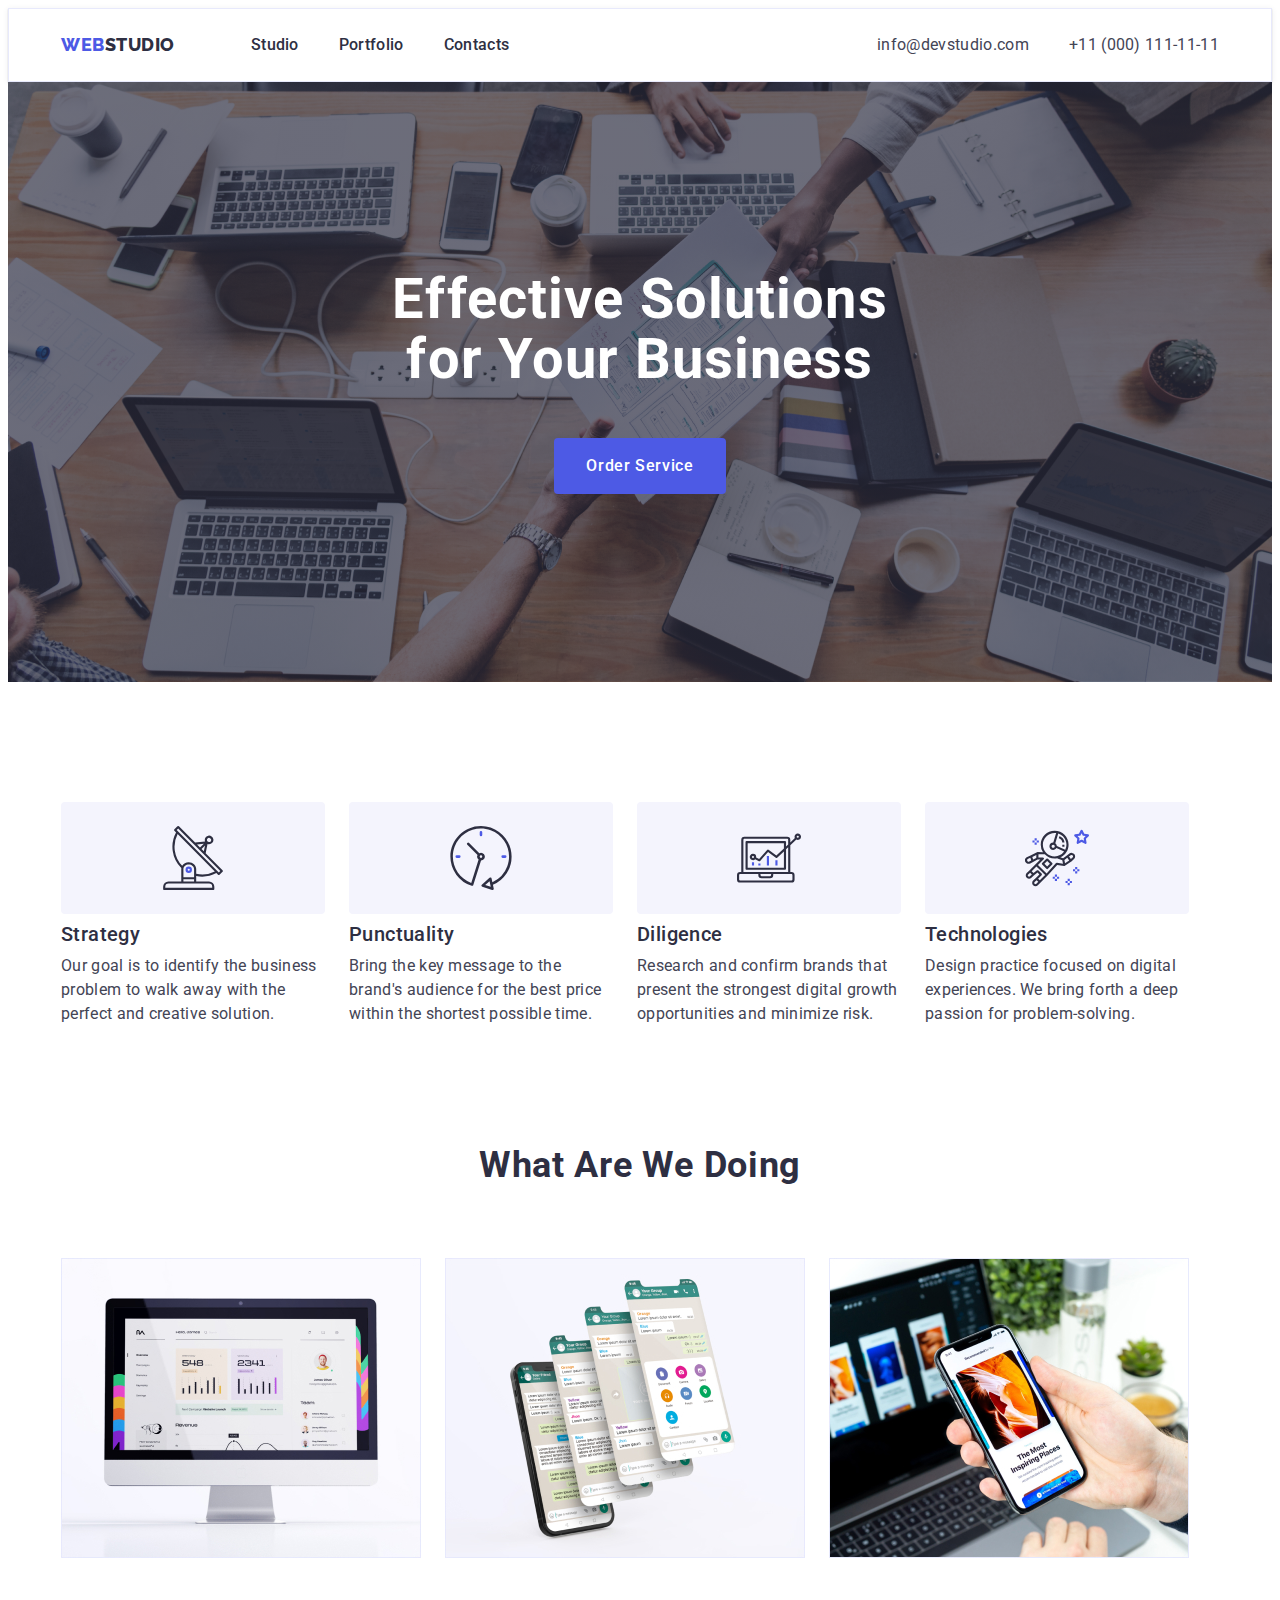
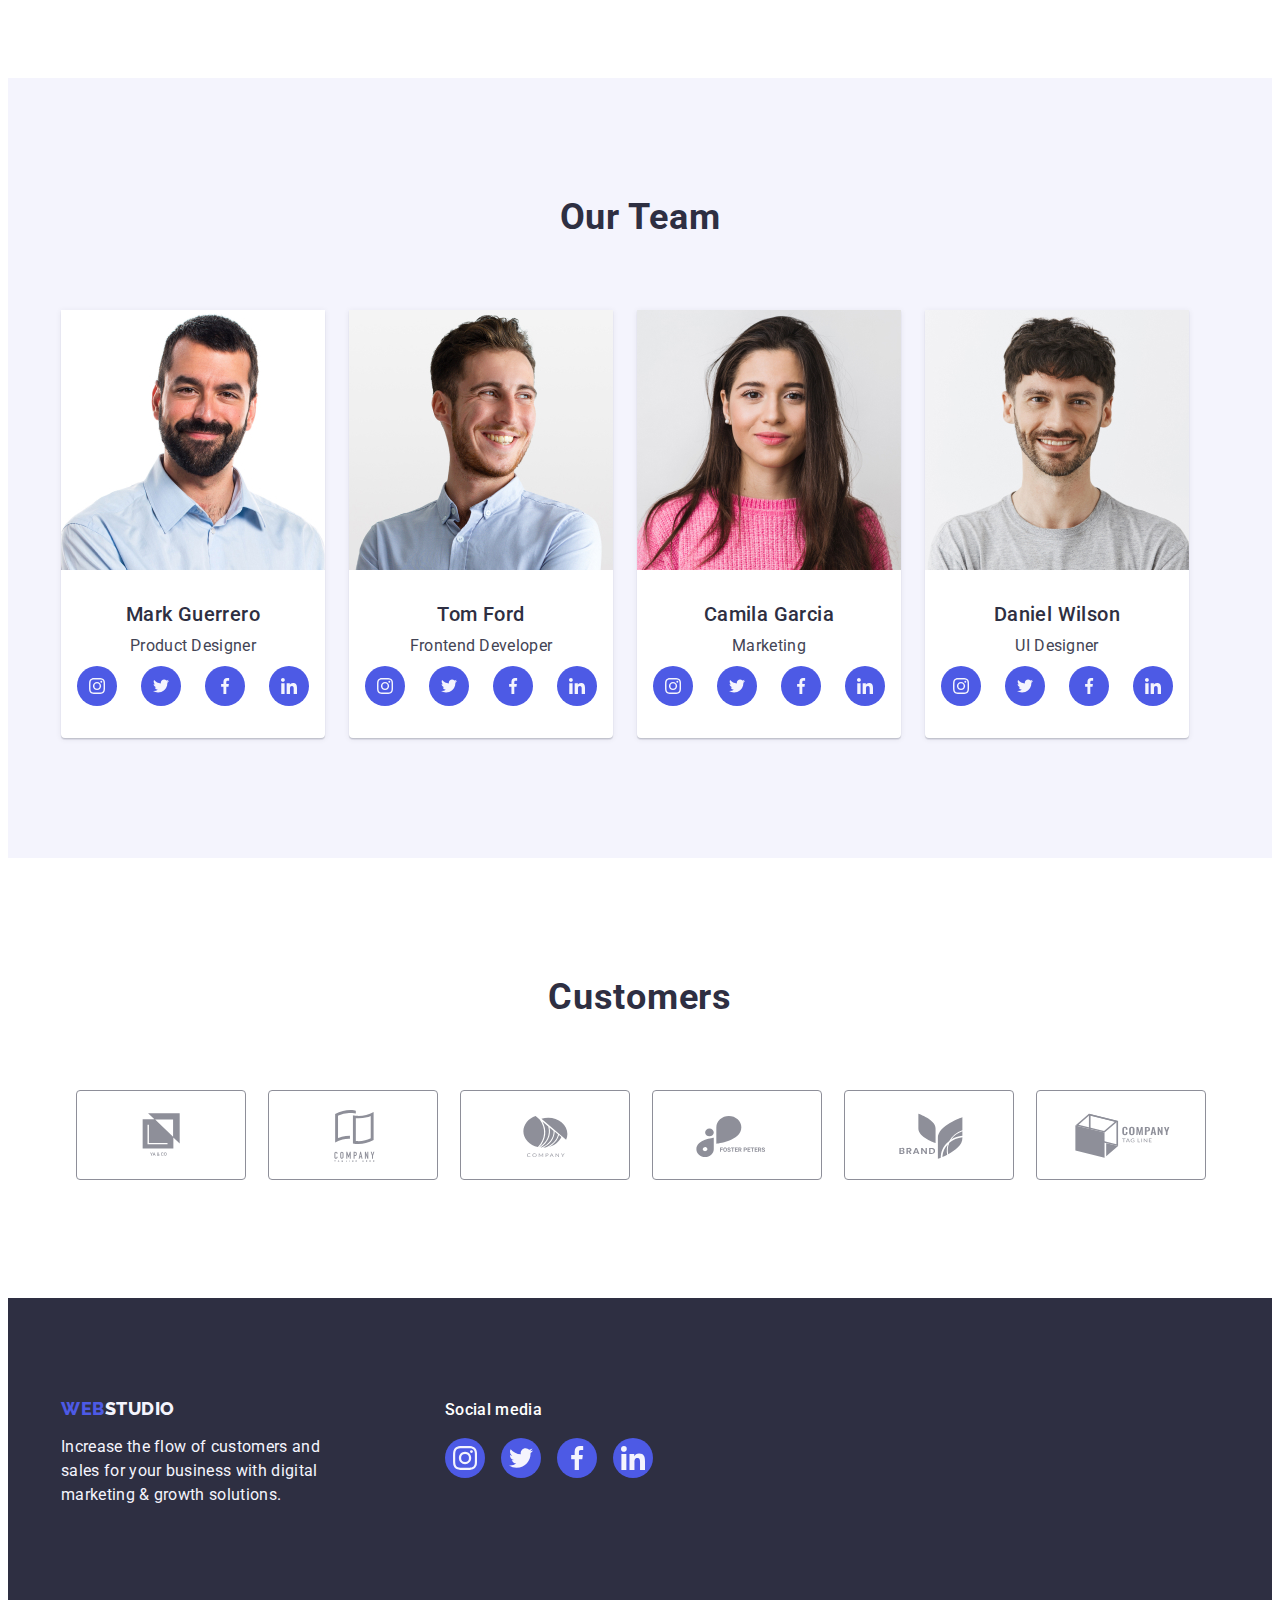
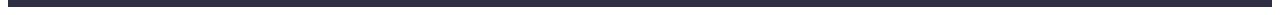
<file: index.html>
<!DOCTYPE html>
<html lang="en">
  <head>
    <meta charset="UTF-8" />
    <meta http-equiv="X-UA-Compatible" content="IE=edge" />
    <meta name="viewport" content="width=device-width, initial-scale=1.0" />
    <title>Document</title>
    <link rel="preconnect" href="https://fonts.googleapis.com" />
    <link rel="preconnect" href="https://fonts.gstatic.com" crossorigin />
    <link
      href="https://fonts.googleapis.com/css2?family=Raleway:wght@800&family=Roboto:wght@400;500;700&display=swap"
      rel="stylesheet"
    />
    <link
      rel="stylesheet"
      href="https://cdnjs.cloudflare.com/ajax/libs/modern-normalize/1.1.0/modern-normalize.min.css"
      integrity="sha512-wpPYUAdjBVSE4KJnH1VR1HeZfpl1ub8YT/NKx4PuQ5NmX2tKuGu6U/JRp5y+Y8XG2tV+wKQpNHVUX03MfMFn9Q=="
      crossorigin="anonymous"
      referrerpolicy="no-referrer"
    />
    <link rel="stylesheet" href="./css/styles.css" />
  </head>
  <body>
    <header class="header">
      <div class="container header-container">
        <nav class="header-nav">
          <a href="./index.html" class="part-logo link"
            >Web <span class="logo">Studio</span>
          </a>
          <ul class="header-list list">
            <li class="header-item">
              <a class="header-link link" href="./index.html">Studio</a>
            </li>
            <li class="header-item">
              <a class="header-link link" href="./portfolio.html">Portfolio</a>
            </li>
            <li class="header-item">
              <a class="header-link link" href="">Contacts</a>
            </li>
          </ul>
        </nav>
        <address class="address">
          <ul class="address-list list">
            <li class="address-item">
              <a href="mailto:info@devstudio.com" class="address-contact link"
                >info@devstudio.com</a
              >
            </li>
            <li class="address-item">
              <a href="tel:+110001111111" class="address-contact link"
                >+11 (000) 111-11-11</a
              >
            </li>
          </ul>
        </address>
      </div>
    </header>
    <main>
      <!-- секція 1 -->
      <section class="hero">
        <div class="container">
          <h1 class="hero-title">Effective Solutions for Your Business</h1>
          <button type="button" class="button">Order Service</button>
        </div>
      </section>
      <!-- секція 2 -->
      <section class="section">
        <div class="container">
          <h2 hidden class="section-title">information</h2>
          <ul class="section-list list">
            <li class="section-item">
              <div class="section-img">
                <svg class="section-img-item" width="64" height="64">
                  <use href="./section-2.svg#icon-antenna"></use>
                </svg>
              </div>
              <h3 class="section-title">Strategy</h3>
              <p class="section-link">
                Our goal is to identify the business problem to walk away with
                the perfect and creative solution.
              </p>
            </li>
            <li class="section-item">
              <div class="section-img">
                <svg class="section-img-item" width="64" height="64">
                  <use href="./section-2.svg#icon-clock"></use>
                </svg>
              </div>
              <h3 class="section-title">Punctuality</h3>
              <p class="section-link">
                Bring the key message to the brand's audience for the best price
                within the shortest possible time.
              </p>
            </li>
            <li class="section-item">
              <div class="section-img">
                <svg class="section-img-item" width="64" height="64">
                  <use href="./section-2.svg#icon-diagram"></use>
                </svg>
              </div>
              <h3 class="section-title">Diligence</h3>
              <p class="section-link">
                Research and confirm brands that present the strongest digital
                growth opportunities and minimize risk.
              </p>
            </li>
            <li class="section-item">
              <div class="section-img">
                <svg class="section-img-item" width="64" height="64">
                  <use href="./section-2.svg#icon-astronaut"></use>
                </svg>
              </div>
              <h3 class="section-title">Technologies</h3>
              <p class="section-link">
                Design practice focused on digital experiences. We bring forth a
                deep passion for problem-solving.
              </p>
            </li>
          </ul>
        </div>
      </section>
      <!-- секція 3 -->
      <section class="content">
        <div class="container">
          <h2 class="content-title">What are we doing</h2>
          <ul class="content-list list">
            <li class="content-item">
              <img
                src="./images/images-1.jpg"
                alt="computer"
                width="360"
                height="300"
              />
            </li>
            <li class="content-item">
              <img
                src="./images/images-2.jpg"
                alt="phone with tabs"
                width="360"
                height="300"
              />
            </li>
            <li class="content-item">
              <img
                src="./images/images-3.jpg"
                alt="phone in hand"
                width="360"
                height="300"
              />
            </li>
          </ul>
        </div>
      </section>
      <!-- секція 4 -->
      <section class="aside">
        <div class="container">
          <h2 class="aside-title">Our Team</h2>
          <ul class="aside-list list">
            <li class="aside-item">
              <img
                src="./images/employee-1.jpg"
                alt="employee"
                width="264"
                height="260"
              />
              <div class="aside-container">
                <h3 class="aside-subtitle">Mark Guerrero</h3>
                <p class="aside-text">Product Designer</p>
                <ul class="aside-soc-list list">
                  <li class="aside-soc-item">
                    <a href="" class="aside-soc-link link">
                      <svg class="aside-soc-icon" width="16" height="16">
                        <use href="./icons.svg#icon-instagram"></use>
                      </svg>
                    </a>
                  </li>
                  <li class="aside-soc-item">
                    <a href="" class="aside-soc-link link">
                      <svg class="aside-soc-icon" width="16" height="16">
                        <use href="./icons.svg#icon-twitter"></use>
                      </svg>
                    </a>
                  </li>
                  <li class="aside-soc-item">
                    <a href="" class="aside-soc-link link">
                      <svg class="aside-soc-icon" width="16" height="16">
                        <use href="./icons.svg#icon-facebook"></use>
                      </svg>
                    </a>
                  </li>
                  <li class="aside-soc-item">
                    <a href="" class="aside-soc-link link">
                      <svg class="aside-soc-icon" width="16" height="16">
                        <use href="./icons.svg#icon-linkedin"></use>
                      </svg>
                    </a>
                  </li>
                </ul>
              </div>
            </li>
            <li class="aside-item">
              <img
                src="./images/employee-2.jpg"
                alt="employee"
                width="264"
                height="260"
              />
              <div class="aside-container">
                <h3 class="aside-subtitle">Tom Ford</h3>
                <p class="aside-text">Frontend Developer</p>
                <ul class="aside-soc-list list">
                  <li class="aside-soc-item">
                    <a href="" class="aside-soc-link link">
                      <svg class="aside-soc-icon" width="16" height="16">
                        <use href="./icons.svg#icon-instagram"></use>
                      </svg>
                    </a>
                  </li>
                  <li class="aside-soc-item">
                    <a href="" class="aside-soc-link link">
                      <svg class="aside-soc-icon" width="16" height="16">
                        <use href="./icons.svg#icon-twitter"></use>
                      </svg>
                    </a>
                  </li>
                  <li class="aside-soc-item">
                    <a href="" class="aside-soc-link link">
                      <svg class="aside-soc-icon" width="16" height="16">
                        <use href="./icons.svg#icon-facebook"></use>
                      </svg>
                    </a>
                  </li>
                  <li class="aside-soc-item">
                    <a href="" class="aside-soc-link link">
                      <svg class="aside-soc-icon" width="16" height="16">
                        <use href="./icons.svg#icon-linkedin"></use>
                      </svg>
                    </a>
                  </li>
                </ul>
              </div>
            </li>
            <li class="aside-item">
              <img
                src="./images/employee-3.jpg"
                alt="employee"
                width="264"
                height="260"
              />
              <div class="aside-container">
                <h3 class="aside-subtitle">Camila Garcia</h3>
                <p class="aside-text">Marketing</p>
                <ul class="aside-soc-list list">
                  <li class="aside-soc-item">
                    <a href="" class="aside-soc-link link">
                      <svg class="aside-soc-icon" width="16" height="16">
                        <use href="./icons.svg#icon-instagram"></use>
                      </svg>
                    </a>
                  </li>
                  <li class="aside-soc-item">
                    <a href="" class="aside-soc-link link">
                      <svg class="aside-soc-icon" width="16" height="16">
                        <use href="./icons.svg#icon-twitter"></use>
                      </svg>
                    </a>
                  </li>
                  <li class="aside-soc-item">
                    <a href="" class="aside-soc-link link">
                      <svg class="aside-soc-icon" width="16" height="16">
                        <use href="./icons.svg#icon-facebook"></use>
                      </svg>
                    </a>
                  </li>
                  <li class="aside-soc-item">
                    <a href="" class="aside-soc-link link">
                      <svg class="aside-soc-icon" width="16" height="16">
                        <use href="./icons.svg#icon-linkedin"></use>
                      </svg>
                    </a>
                  </li>
                </ul>
              </div>
            </li>
            <li class="aside-item">
              <img
                src="./images/employee-4.jpg"
                alt="employee"
                width="264"
                height="260"
              />
              <div class="aside-container">
                <h3 class="aside-subtitle">Daniel Wilson</h3>
                <p class="aside-text">UI Designer</p>
                <ul class="aside-soc-list list">
                  <li class="aside-soc-item">
                    <a href="" class="aside-soc-link link">
                      <svg class="aside-soc-icon" width="16" height="16">
                        <use href="./icons.svg#icon-instagram"></use>
                      </svg>
                    </a>
                  </li>
                  <li class="aside-soc-item">
                    <a href="" class="aside-soc-link link">
                      <svg class="aside-soc-icon" width="16" height="16">
                        <use href="./icons.svg#icon-twitter"></use>
                      </svg>
                    </a>
                  </li>
                  <li class="aside-soc-item">
                    <a href="" class="aside-soc-link link">
                      <svg class="aside-soc-icon" width="16" height="16">
                        <use href="./icons.svg#icon-facebook"></use>
                      </svg>
                    </a>
                  </li>
                  <li class="aside-soc-item">
                    <a href="" class="aside-soc-link link">
                      <svg class="aside-soc-icon" width="16" height="16">
                        <use href="./icons.svg#icon-linkedin"></use>
                      </svg>
                    </a>
                  </li>
                </ul>
              </div>
            </li>
          </ul>
        </div>
      </section>
      <!-- секція 5 -->
      <section class="customers">
        <div class="container">
          <h2 class="customers-title">Customers</h2>
          <ul class="customers-list list">
            <li class="customers-item">
              <a href="" class="customers-link link">
                <svg class="customers-icons" width="104" height="56">
                  <use href="./logo-section-5.svg#icon-Logo-1"></use>
                </svg>
              </a>
            </li>
            <li class="customers-item">
              <a href="" class="customers-link link">
                <svg class="customers-icons" width="104" height="56">
                  <use href="./logo-section-5.svg#icon-Logo-2"></use>
                </svg>
              </a>
            </li>
            <li class="customers-item">
              <a href="" class="customers-link link">
                <svg class="customers-icons" width="104" height="56">
                  <use href="./logo-section-5.svg#icon-Logo-3"></use>
                </svg>
              </a>
            </li>
            <li class="customers-item">
              <a href="" class="customers-link link">
                <svg class="customers-icons" width="104" height="56">
                  <use href="./logo-section-5.svg#icon-Logo-4"></use>
                </svg>
              </a>
            </li>
            <li class="customers-item">
              <a href="" class="customers-link link">
                <svg class="customers-icons" width="104" height="56">
                  <use href="./logo-section-5.svg#icon-Logo-5"></use>
                </svg>
              </a>
            </li>
            <li class="customers-item">
              <a href="" class="customers-link link">
                <svg class="customers-icons" width="104" height="56">
                  <use href="./logo-section-5.svg#icon-Logo-6"></use>
                </svg>
              </a>
            </li>
          </ul>
        </div>
      </section>
    </main>
    <footer class="footer">
      <div class="container footer-content">
        <div class="footer-container">
          <a href="./index.html" class="part-logo link"
            >Web
            <span class="part-logo-white">Studio</span>
          </a>
          <p class="footer-text">
            Increase the flow of customers and sales for your business with
            digital marketing & growth solutions.
          </p>
        </div>
        <div class="footer-section">
          <h3 class="footer-title">Social media</h3>
          <ul class="footer-soc-list list">
            <li class="footer-soc-item">
              <a href="" class="footer-soc-link link">
                <svg class="footer-soc-icon" width="24" height="24">
                  <use href="./icons.svg#icon-instagram"></use>
                </svg>
              </a>
            </li>
            <li class="footer-soc-item">
              <a href="" class="footer-soc-link link">
                <svg class="footer-soc-icon" width="24" height="24">
                  <use href="./icons.svg#icon-twitter"></use>
                </svg>
              </a>
            </li>
            <li class="footer-soc-item">
              <a href="" class="footer-soc-link link">
                <svg class="footer-soc-icon" width="24" height="24">
                  <use href="./icons.svg#icon-facebook"></use>
                </svg>
              </a>
            </li>
            <li class="footer-soc-item">
              <a href="" class="footer-soc-link link">
                <svg class="footer-soc-icon" width="24" height="24">
                  <use href="./icons.svg#icon-linkedin"></use>
                </svg>
              </a>
            </li>
          </ul>
        </div>
      </div>
    </footer>
  </body>
</html>
</file>
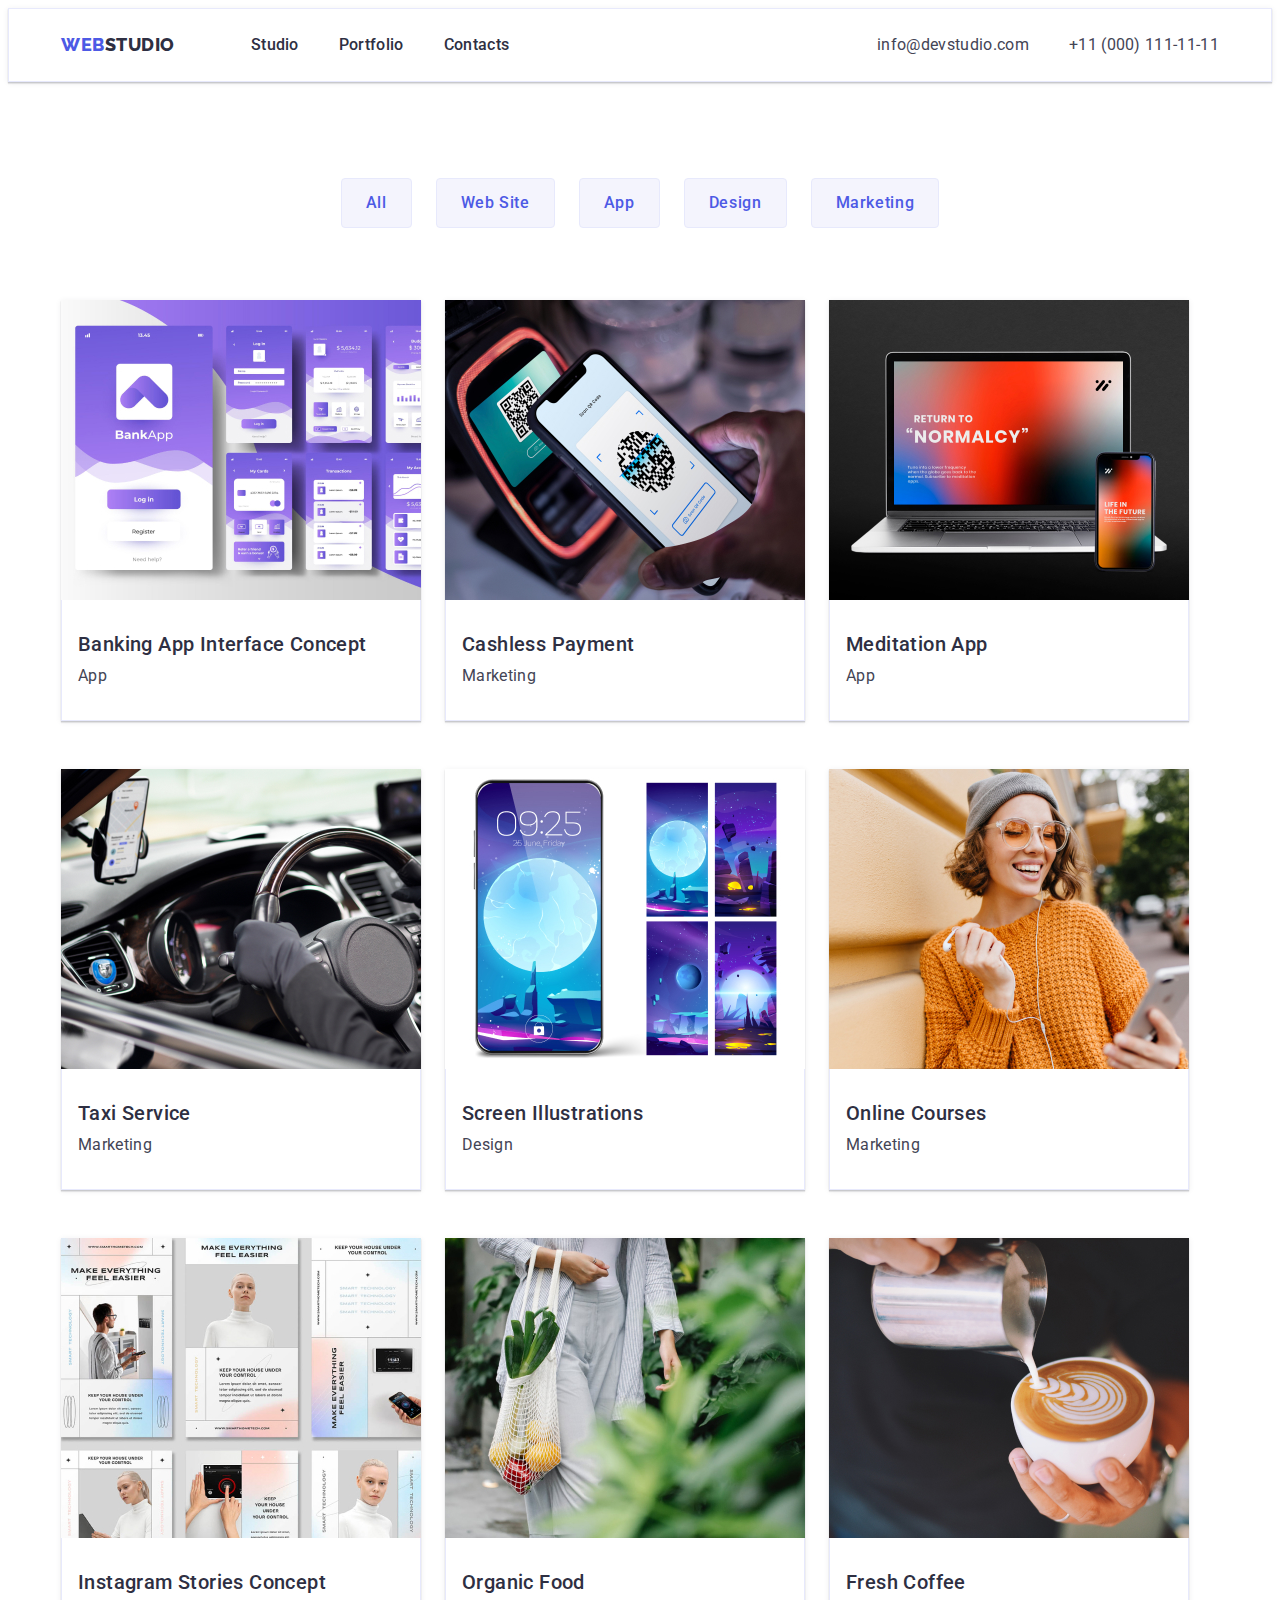
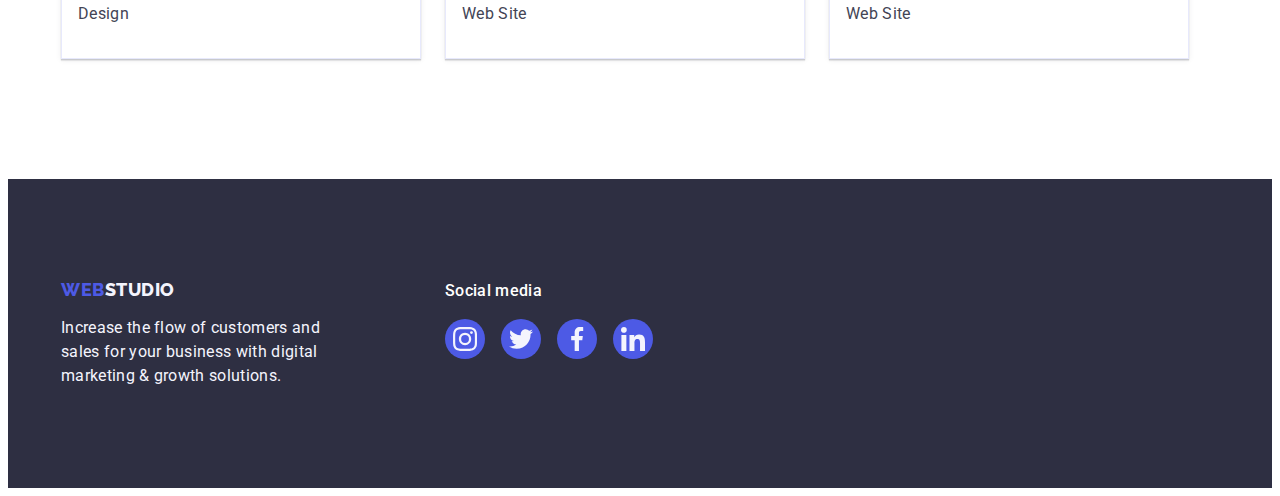
<file: portfolio.html>
<!DOCTYPE html>
<html lang="en">
  <head>
    <meta charset="UTF-8" />
    <meta http-equiv="X-UA-Compatible" content="IE=edge" />
    <meta name="viewport" content="width=device-width, initial-scale=1.0" />
    <title>Document</title>
    <link rel="preconnect" href="https://fonts.googleapis.com" />
    <link rel="preconnect" href="https://fonts.gstatic.com" crossorigin />
    <link
      href="https://fonts.googleapis.com/css2?family=Raleway:wght@800&family=Roboto:wght@400;500;700&display=swap"
      rel="stylesheet"
    />
    <link
      rel="stylesheet"
      href="https://cdnjs.cloudflare.com/ajax/libs/modern-normalize/1.1.0/modern-normalize.min.css"
      integrity="sha512-wpPYUAdjBVSE4KJnH1VR1HeZfpl1ub8YT/NKx4PuQ5NmX2tKuGu6U/JRp5y+Y8XG2tV+wKQpNHVUX03MfMFn9Q=="
      crossorigin="anonymous"
      referrerpolicy="no-referrer"
    />
    <link rel="stylesheet" href="./css/styles.css" />
  </head>
  <body>
    <header class="header">
      <div class="container header-container">
        <nav class="header-nav">
          <a href="./index.html" class="part-logo link"
            >Web <span class="logo">Studio</span>
          </a>
          <ul class="header-list list">
            <li class="header-item">
              <a class="header-link link" href="./index.html">Studio</a>
            </li>
            <li class="header-item">
              <a class="header-link link" href="./portfolio.html">Portfolio</a>
            </li>
            <li class="header-item">
              <a class="header-link link" href="">Contacts</a>
            </li>
          </ul>
        </nav>
        <address class="address">
          <ul class="address-list list">
            <li class="address-item">
              <a href="mailto:info@devstudio.com" class="address-contact link"
                >info@devstudio.com</a
              >
            </li>
            <li class="address-item">
              <a href="tel:+110001111111" class="address-contact link"
                >+11 (000) 111-11-11</a
              >
            </li>
          </ul>
        </address>
      </div>
    </header>
    <main class="main">
      <section class="main-section-portfolio">
        <div class="container">
          <h1 hidden>Portfolio</h1>
          <ul class="portfolio list">
            <li>
              <button type="button" class="btn">All</button>
            </li>
            <li>
              <button type="button" class="btn">Web Site</button>
            </li>
            <li>
              <button type="button" class="btn">App</button>
            </li>
            <li>
              <button type="button" class="btn">Design</button>
            </li>
            <li>
              <button type="button" class="btn">Marketing</button>
            </li>
          </ul>
          <ul class="slider-list list">
            <li class="slider-item">
              <a class="link portfolio-link" href=""
                ><img
                  src="./images/portfolio-images/photo-1.jpg"
                  alt="Banking App Interface"
                  width="360"
                  height="300"
                />
                <div class="portfolio-container">
                  <h2 class="slider-title">Banking App Interface Concept</h2>
                  <p class="slider-text">App</p>
                </div></a
              >
            </li>
            <li class="slider-item">
              <a class="link portfolio-link" href=""
                ><img
                  src="./images/portfolio-images/photo-2.jpg"
                  alt="Cashless Payment"
                  width="360"
                  height="300"
                />
                <div class="portfolio-container">
                  <h2 class="slider-title">Cashless Payment</h2>
                  <p class="slider-text">Marketing</p>
                </div></a
              >
            </li>
            <li class="slider-item">
              <a class="link portfolio-link" href=""
                ><img
                  src="./images/portfolio-images/photo-3.jpg"
                  alt="laptop and phone"
                  width="360"
                  height="300"
                />
                <div class="portfolio-container">
                  <h2 class="slider-title">Meditation App</h2>
                  <p class="slider-text">App</p>
                </div></a
              >
            </li>
            <li class="slider-item">
              <a class="link portfolio-link" href=""
                ><img
                  src="./images/portfolio-images/photo-4.jpg"
                  alt="Taxi Service"
                  width="360"
                  height="300"
                />
                <div class="portfolio-container">
                  <h2 class="slider-title">Taxi Service</h2>
                  <p class="slider-text">Marketing</p>
                </div></a
              >
            </li>
            <li class="slider-item">
              <a class="link portfolio-link" href=""
                ><img
                  src="./images/portfolio-images/photo-5.jpg"
                  alt="Screen Illustrations"
                  width="360"
                  height="300"
                />
                <div class="portfolio-container">
                  <h2 class="slider-title">Screen Illustrations</h2>
                  <p class="slider-text">Design</p>
                </div></a
              >
            </li>
            <li class="slider-item">
              <a class="link portfolio-link" href=""
                ><img
                  src="./images/portfolio-images/photo-6.jpg"
                  alt="a girl with a phone"
                  width="360"
                  height="300"
                />
                <div class="portfolio-container">
                  <h2 class="slider-title">Online Courses</h2>
                  <p class="slider-text">Marketing</p>
                </div></a
              >
            </li>
            <li class="slider-item">
              <a class="link portfolio-link" href=""
                ><img
                  src="./images/portfolio-images/photo-7.jpg"
                  alt="Instagram Stories Concept"
                  width="360"
                  height="300"
                />
                <div class="portfolio-container">
                  <h2 class="slider-title">Instagram Stories Concept</h2>
                  <p class="slider-text">Design</p>
                </div></a
              >
            </li>
            <li class="slider-item">
              <a class="link portfolio-link" href=""
                ><img
                  src="./images/portfolio-images/photo-8.jpg"
                  alt="Organic Food"
                  width="360"
                  height="300"
                />
                <div class="portfolio-container">
                  <h2 class="slider-title">Organic Food</h2>
                  <p class="slider-text">Web Site</p>
                </div></a
              >
            </li>
            <li class="slider-item">
              <a class="link portfolio-link" href=""
                ><img
                  src="./images/portfolio-images/photo-9.jpg"
                  alt="Fresh Coffee"
                  width="360"
                  height="300"
                />
                <div class="portfolio-container">
                  <h2 class="slider-title">Fresh Coffee</h2>
                  <p class="slider-text">Web Site</p>
                </div></a
              >
            </li>
          </ul>
        </div>
      </section>
    </main>
    <footer class="footer">
      <div class="container footer-content">
        <div class="footer-container">
          <a href="./index.html" class="part-logo link"
            >Web
            <span class="part-logo-white">Studio</span>
          </a>
          <p class="footer-text">
            Increase the flow of customers and sales for your business with
            digital marketing & growth solutions.
          </p>
        </div>
        <div class="footer-section">
          <h3 class="footer-title">Social media</h3>
          <ul class="footer-soc-list list">
            <li class="footer-soc-item">
              <a href="" class="footer-soc-link link">
                <svg class="footer-soc-icon" width="24" height="24">
                  <use href="./icons.svg#icon-instagram"></use>
                </svg>
              </a>
            </li>
            <li class="footer-soc-item">
              <a href="" class="footer-soc-link link">
                <svg class="footer-soc-icon" width="24" height="24">
                  <use href="./icons.svg#icon-twitter"></use>
                </svg>
              </a>
            </li>
            <li class="footer-soc-item">
              <a href="" class="footer-soc-link link">
                <svg class="footer-soc-icon" width="24" height="24">
                  <use href="./icons.svg#icon-facebook"></use>
                </svg>
              </a>
            </li>
            <li class="footer-soc-item">
              <a href="" class="footer-soc-link link">
                <svg class="footer-soc-icon" width="24" height="24">
                  <use href="./icons.svg#icon-linkedin"></use>
                </svg>
              </a>
            </li>
          </ul>
        </div>
      </div>
    </footer>
  </body>
</html>
</file>
<file: css/styles.css>
:root{
    --main-blue-color: #4D5AE5 ;
    --main-white-color: #ffffff ;
    --main-white2-color: #F4F4FD;
    --main-gray-color: #2E2F42;
    --main-blue2-color: #404BBF;
    --main-gray2-color: #434455;
}

p,h1,h2,h3,h4,h5{
    margin: 0;
}

ul{
    margin: 0;
    padding-left: 0;
}

body{
font-family:Roboto, sans-serif ;
color:var(--main-gray2-color) ;
background-color:var(--main-white-color)
}

.link {
text-decoration: none;
}

.list{
list-style: none;
}
img{
display: block;
}

.container {
    max-width: 1158px; 
    padding: 0 15px; 
    margin: 0 auto;
    /* outline: 2px solid  red; */
}
/* ********************header**************** */
.header{
    padding-top: 24px;
    padding-bottom: 24px;
    border: 1px solid #E7E9FC;
    box-shadow: 0px 1px 6px rgba(46, 47, 66, 0.08), 0px 1px 1px rgba(46, 47, 66, 0.16), 0px 2px 1px rgba(46, 47, 66, 0.08);
}

.header-nav{
    display: flex;
    margin-right: auto;
}

.header-container{
    display: flex;
}

.part-logo{
font-family: Raleway, sans-serif;
font-weight: 800;
font-size: 18px;
line-height: 1.17;
display: flex;
align-items: center;
letter-spacing: 0.03em;
text-transform: uppercase;
color: var(--main-blue-color);
}

.logo{
font-family: Raleway, sans-serif;
font-weight: 800;
font-size: 18px;
line-height: 1.17;
display: flex;
align-items: center;
letter-spacing: 0.03em;
text-transform: uppercase;
color: var(--main-gray-color);
margin-right: 76px;
}

.header-link{
font-weight: 500;
font-size: 16px;
line-height: 1.5;
letter-spacing: 0.02em;
color: var(--main-gray-color);
}

.header-list{
    display: flex;
    gap: 40px;
}

.address{
font-style: normal;   
}
.address-contact{
font-weight: 400;
font-size: 16px;
line-height: 1.5;
letter-spacing: 0.02em;
color: var(--main-gray2-color);
}

.header-link:hover,
.header-link:focus {
    color: var(--main-blue2-color);
}

.address-contact:hover,
.address-contact:focus {
    color: var(--main-blue2-color);
}
.address-list{
    display: flex;
    gap: 40px;
}
/* ********************hero****************** */
.hero-title{
font-size: 56px;
line-height: 1.07;
text-align: center;
letter-spacing: 0.02em;
color: var(--main-white-color);
margin-bottom: 48px; 
max-width: 496px;
margin-left: auto;
margin-right: auto;
}

.hero{
background: var(--main-gray-color); 
background-image:linear-gradient(rgba(46, 47, 66, 0.7), rgba(46, 47, 66, 0.7)), url(../images/people-office.jpg);
background-repeat: no-repeat;
padding-top: 188px;
padding-bottom: 188px;
max-width: 1440px;
margin: 0 auto;
background-position: center;
background-size: cover;
}

.button{
    min-width: 169px;
    height: 56px;
    display: inline-block;
    border-radius: 4px;
    padding: 16px 32px;
    margin-left: auto;
    margin-right: auto;
font-family: 'Roboto', sans-serif;
font-style: normal;
font-weight: 500;
font-size: 16px;
line-height: 1.5;
display: flex;
align-items: center;
letter-spacing: 0.04em;
background: var(--main-blue-color);
color: var(--main-white-color);
cursor: pointer;
border: none;

}

.button:hover,
.button:focus{
color: var(--main-white-color)
}
.button:hover,
.button:focus {
background: var(--main-blue2-color);
}
/* **********************section**************** */
.section{
    padding-top: 120px;
    padding-bottom: 120px;
}

.section-img{
    background: #F4F4FD;
    border-radius: 4px;
    width: 264px;
    height: 112px;
    display: flex;
    justify-content: center;
    align-items: center;

}

.section-img-item{
    display: flex;
    justify-content: center;
    align-items: center;
}

.section-title{
    margin-top: 8px;
font-weight: 500;
font-size: 20px;
line-height: 1.20;
letter-spacing: 0.02em;
color: var(--main-gray-color);   
margin-bottom: 8px; 
}

.section-link{
font-weight: 400;
font-size: 16px;
line-height: 1.50;
letter-spacing: 0.02em;
color:var(--main-gray2-color)  
}

.section-item{
max-width: 264px;
}

.section-list{
display: flex;
gap: 24px;
}

/* **********************content**************** */
.content{
    padding-bottom: 120px;
}

.content-title{
    font-size: 36px;
line-height: 1.11;
text-align: center;
letter-spacing: 0.02em;
text-transform: capitalize;
color: var(--main-gray-color);
margin-bottom: 72px;
}

.content-list{
    display: flex;
    gap: 24px;
}

/********************** aside ******************/
.aside{
background: var(--main-white2-color); 
padding-top: 120px;
padding-bottom: 120px;
}

.aside-title{
    font-size: 36px;
line-height: 1.11;
text-align: center;
letter-spacing: 0.02em;
text-transform: capitalize;
color: var(--main-gray-color);
margin-bottom: 72px;
}

.aside-list{
    display: flex;
    gap: 24px;
}

.aside-subtitle{
    font-weight: 500;
font-size: 20px;
line-height: 1.20;
text-align: center;
letter-spacing: 0.02em;
color: var(--main-gray-color);
margin-bottom: 8px;
}

.aside-text{
    font-weight: 400;
font-size: 16px;
line-height: 1.5;
text-align: center;
letter-spacing: 0.02em;
color: var(--main-gray2-color);
margin-bottom: 8px;
}

.aside-item{
background: var(--main-white-color);
box-shadow: 0px 1px 6px rgba(46, 47, 66, 0.08), 0px 1px 1px rgba(46, 47, 66, 0.16), 0px 2px 1px rgba(46, 47, 66, 0.08);
border-radius: 0px 0px 4px 4px;
}
.aside-item{
    width: 264px;
}

.aside-container{
padding: 32px 16px;
}

.aside-soc-list {
    display: flex;
    justify-content: center;
    gap: 24px;
}

.aside-soc-item {
    width: 40px;
    height: 40px;
}

.aside-soc-link {
    width: 100%;
    height: 100%;
    border-radius: 50%;
    display: inline-block;
    background: var(--main-blue-color);
    display: flex;
    align-items: center;
    justify-content: center;
}

.aside-soc-icon{
    fill: #F4F4FD;
}

.aside-soc-link:hover,
.aside-soc-link:focus{
background: var(--main-blue2-color);
}

/********************** customers ******************/
.customers {
    padding: 120px 0;
}

.customers-title {
font-size: 36px;
line-height: 1.11;
text-align: center;
letter-spacing: 0.02em;
text-transform: capitalize;
color: var(--main-gray-color);
margin-bottom: 72px;
}

.customers-list {
    display: flex;
    justify-content: center;
        gap: 24px;
}

.customers-item{
    Width: 168px;
    Height: 88px;    
}
.customers-link {
width: 100%;
height: 100%;
    display: flex;
    justify-content: center;
    align-items: center;
    border: 1px solid  #8E8F99;
    fill:#8E8F99;
    border-radius: 4px;
}

.customers-icons{
color: currentColor;
}

.customers-link:hover ,
.customers-link:focus{
    border-color: #404BBF;
    fill: #404BBF;
}

/********************** footer ******************/
.footer{
    background: var(--main-gray-color);
    padding-top: 100px;
    padding-bottom: 100px;
}

.footer-content{
    display: flex;
}
.footer-text{
font-weight: 400;
font-size: 16px;
line-height: 1.5;
letter-spacing: 0.02em;
color: var(--main-white2-color); 
max-width: 264px;   
margin-top: 16px;
}

.part-logo-white{
color: var(--main-white2-color); 
}

.footer-container{
    display: flex;
    display: inline-block;
}

.footer-section {
    display: flex;
    display: inline-block;
    margin-left: 120px;
}

.footer-title {
    margin-bottom: 16px;
    font-style: normal;
        font-weight: 500;
        font-size: 16px;
        line-height: 1.50;
        letter-spacing: 0.02em;
        color: var(--main-white-color);
}

.footer-soc-list {
    display: flex;
    justify-content: center;
    gap: 16px;
}

.footer-soc-item {
    width: 40px;
    height: 40px;
}
.footer-soc-link {
    width: 100%;
    height: 100%;
    border-radius: 50%;
    display: inline-block;
    background: var(--main-blue-color);;
    display: flex;
    align-items: center;
    justify-content: center;
}

.footer-soc-icon {
    fill: #F4F4FD;
}

.footer-soc-link:hover,
.footer-soc-link:focus {
    background: #31D0AA;;
}

.footer-soc-item {}

.footer-soc-link {}


.footer-soc-icon {}
/* +++++++++++++++++++++++++++++++Portfolio+++++++++ */
.btn{
    padding: 12px 24px;
    border-radius: 4px;
    border: 1px solid #E7E9FC;
font-family: 'Roboto', sans-serif ;
    font-style: 400;
    font-weight: 500;
    font-size: 16px;
    line-height: 1.50;
    display: flex;
    align-items: center;
    text-align: center;
    letter-spacing: 0.04em;
    color: var(--main-blue-color);
    background: var(--main-white2-color);
    cursor: pointer
}

.btn:hover,
.btn:focus{
background: var(--main-blue2-color);
color: var(--main-white-color);
border: 1px solid var(--main-blue2-color);
box-shadow: 0px 3px 1px rgba(0, 0, 0, 0.1), 0px 2px 1px rgba(0, 0, 0, 0.08), 0px 2px 2px rgba(0, 0, 0, 0.12);
}

.slider-title{
margin-bottom: 8px;
font-weight: 500;
font-size: 20px;
line-height: 1.20;
letter-spacing: 0.02em;
color: var(--main-gray-color);    
}

.slider-text{
 font-weight: 400;
font-size: 16px;
line-height: 1.50;
letter-spacing: 0.02em;
color: var(--main-gray2-color);
}

.slider-list{
    display: flex;
    flex-wrap: wrap;
    gap: 48px 24px;
}

.portfolio{
    display: flex;
justify-content:center;
gap: 24px;
margin-bottom: 72px;
}

.portfolio-link{
    display: block;
    box-shadow: 0px 1px 6px rgba(46, 47, 66, 0.08), 0px 1px 1px rgba(46, 47, 66, 0.16), 0px 2px 1px rgba(46, 47, 66, 0.08);
}

.main-section-portfolio{
    padding-top: 96px;
    padding-bottom: 120px;
}

.portfolio-container{
padding: 32px 16px;
border: 1px solid #E7E9FC;
border-top: none;
}
</file>
